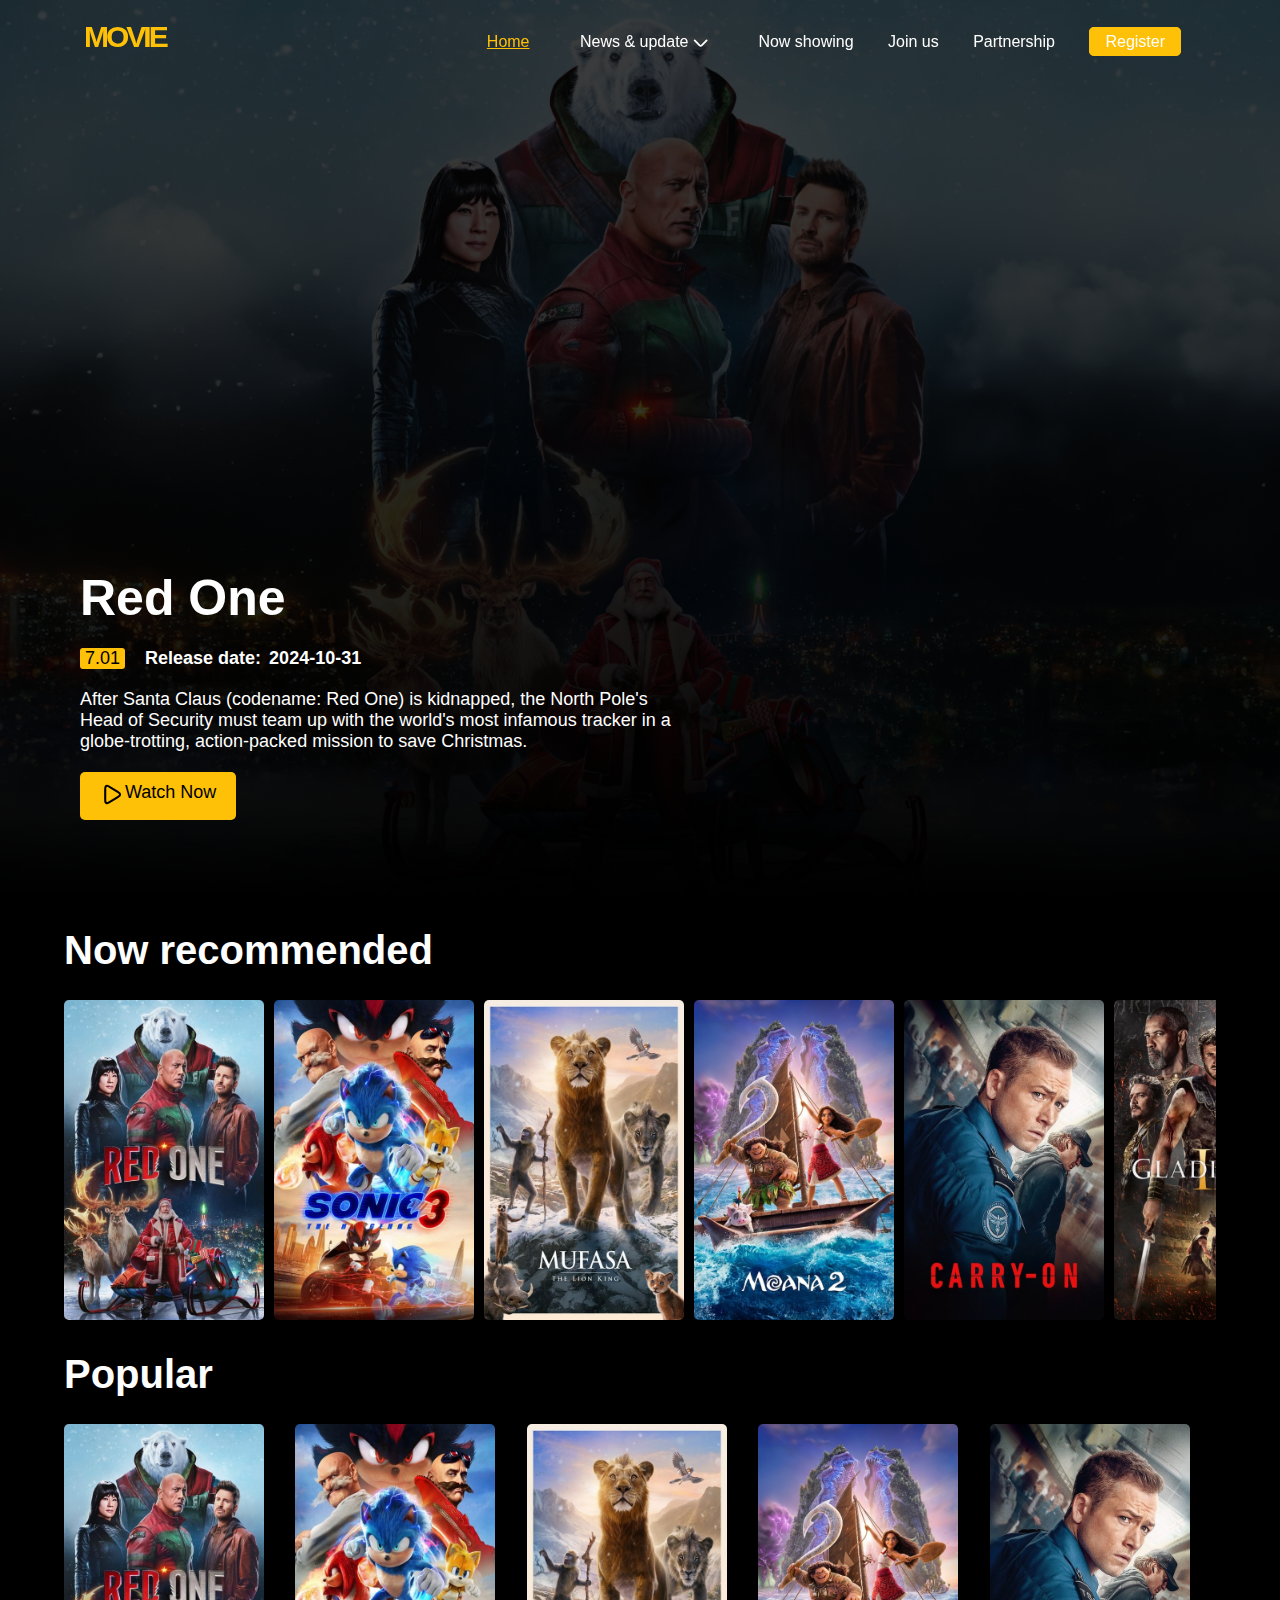
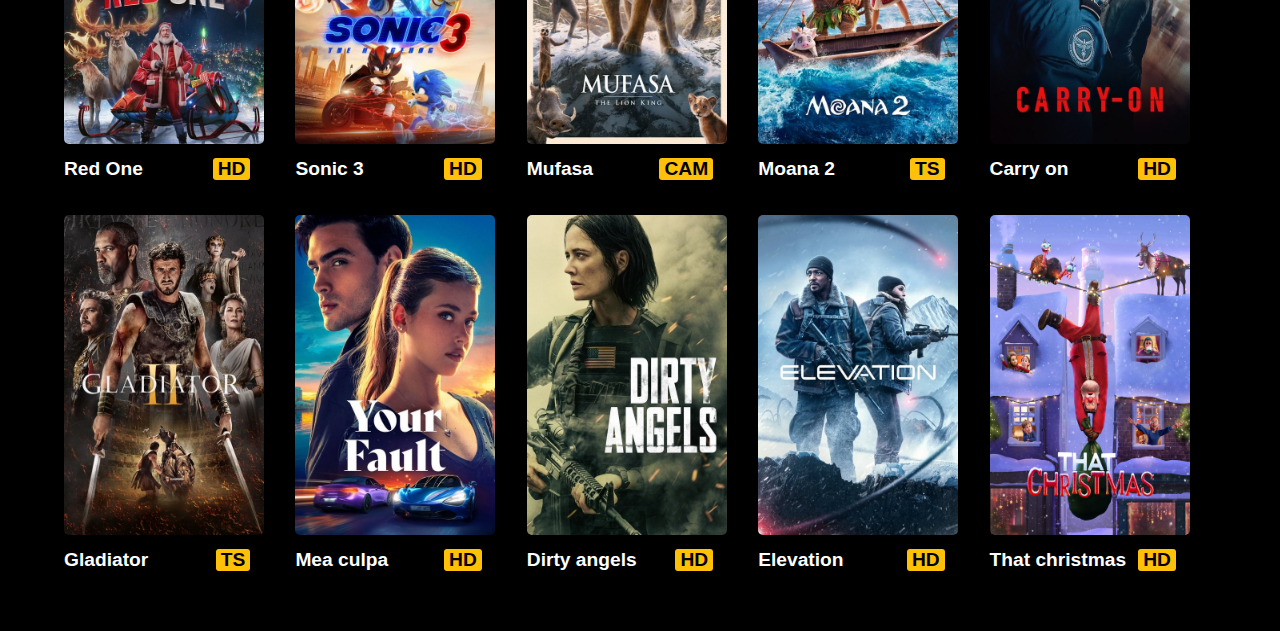
<file: index.html>
<!DOCTYPE html>
<html lang="en">

<head>
  <meta charset="UTF-8">
  <meta name="viewport" content="width=device-width, initial-scale=1.0">
  <title>Home</title>
  <link rel="stylesheet" href="./styles/styles.css">
</head>

<body>
  <div>
    <header id="header">
      <div class="menu">
        <span>MOVIE</span>
        <nav>
          <a href="./index.html" class="chosen">Home</a>
          <div class="dropdown">
            <a href="./new.update.html" class="dropbtn">News & update
              <span style="margin: auto;">
                <svg xmlns="http://www.w3.org/2000/svg" width="15" height="8" viewBox="0 0 15 8" fill="none">
                  <path
                    d="M13.6279 1.44336L8.71303 6.35822C8.1326 6.93866 7.1828 6.93866 6.60236 6.35822L1.6875 1.44336"
                    stroke="white" stroke-width="1.80915" stroke-miterlimit="10" stroke-linecap="round"
                    stroke-linejoin="round" />
                </svg>
              </span>
            </a>
            <div class="dropdown-content">
              <a href="./new.update.html/#cinemanews">Cinema news</a>
              <a href="./new.update.html/#events">Events</a>
              <a href="./new.update.html/#review">Movie reviews</a>

            </div>
          </div>
          <a href="./nowshowing.html?bg:./images/moana.jpg">Now showing</a>
          <a href="./joinUs.html">Join us</a>
          <a href="./partnership.html">Partnership</a>
          <a href="./register.html" class="button1">Register</a>
        </nav>
      </div>
    </header>
    <main class="container ">

      <div class="movie-banner">

        <h1 id="title">Spider Man <br> No Way Home</h1>
        <div class="movie-info">
          <p id="rating" class="rating">8.2</p>
          <p class="b">
            Release date: <span id="release" class="year"> 2021</span>
          </p>



        </div>

        <p id="description">
          Sed tristique suscipit ultrices tristique. Vivamus aliquam varius et felis, id ultricies diam tempus id
          interdum. Ut non sed arcu imperdiet tempor.
        </p>

        <div id="watch" class="actions" data-bg="">
          <button class="btn watch-now">
            <svg width="25px" height="25px" viewBox="0 0 24 24" fill="none" xmlns="http://www.w3.org/2000/svg">
              <g id="SVGRepo_bgCarrier" stroke-width="0"></g>
              <g id="SVGRepo_tracerCarrier" stroke-linecap="round" stroke-linejoin="round"></g>
              <g id="SVGRepo_iconCarrier">
                <path
                  d="M16.6582 9.28638C18.098 10.1862 18.8178 10.6361 19.0647 11.2122C19.2803 11.7152 19.2803 12.2847 19.0647 12.7878C18.8178 13.3638 18.098 13.8137 16.6582 14.7136L9.896 18.94C8.29805 19.9387 7.49907 20.4381 6.83973 20.385C6.26501 20.3388 5.73818 20.0469 5.3944 19.584C5 19.053 5 18.1108 5 16.2264V7.77357C5 5.88919 5 4.94701 5.3944 4.41598C5.73818 3.9531 6.26501 3.66111 6.83973 3.6149C7.49907 3.5619 8.29805 4.06126 9.896 5.05998L16.6582 9.28638Z"
                  stroke="#000000" stroke-width="2" stroke-linejoin="round"></path>
              </g>
            </svg>
            <p>Watch Now</p>
          </button>
        </div>
      </div>

    </main>
    <div class="now-showing">
      <h2>Now recommended</h2>
      <div class="movie-carousel list">
        <div class="carousel-item">
          <img src="./images/santap.jpg" alt="Spider Man" data-bg="./images/santa.jpg">
        </div>
        <div class="carousel-item">
          <img src="./images/sonicp.jpg" alt="Avengers" data-bg="./images/sonic.jpg">
        </div>
        <div class="carousel-item">
          <img src="./images/mufasap.jpg" alt="X-Men" data-bg="./images/mufasa.jpg">
        </div>
        <div class="carousel-item">
          <img src="./images/moanap.jpg" alt="X-Men" data-bg="./images/moana.jpg">
        </div>
        <div class="carousel-item">
          <img src="./images/carryOnp.jpg" alt="X-Men" data-bg="./images/carryOn.jpg">
        </div>
        <div class="carousel-item">
          <img src="./images/gradiatorp.jpg" alt="X-Men" data-bg="./images/gradiator.jpg">
        </div>
        <div class="carousel-item">
          <img src="./images/culpaP.jpg" alt="X-Men" data-bg="./images/culpa.jpg">
        </div>
        <div class="carousel-item">
          <img src="./images/angelP.jpg" alt="X-Men" data-bg="./images/angel.jpg">
        </div>
        <div class="carousel-item">
          <img src="./images/elevationP.jpg" alt="X-Men" data-bg="./images/elevation.jpg">
        </div>
        <div class="carousel-item">
          <img src="./images/xmasP.jpg" alt="X-Men" data-bg="./images/xmas.jpg">
        </div>
      </div>
    </div>
    <div class="now-showing">
      <h2>Popular</h2>
      <div class="movie-carous list">
        <div class="carousel-item" data-bg="./images/santa.jpg">
          <img src="./images/santap.jpg" alt="Spider Man" data-bg="./images/santa.jpg">
          <p class="b2">Red One <span class="rating">HD</span></p>
        </div>
        <div class="carousel-item" data-bg="./images/sonic.jpg">
          <img src="./images/sonicp.jpg" alt="Avengers" data-bg="./images/sonic.jpg">
          <p class="b2">Sonic 3 <span class="rating">HD</span></p>
        </div>
        <div class="carousel-item" data-bg="./images/mufasa.jpg">
          <img src="./images/mufasap.jpg" alt="X-Men" data-bg="./images/mufasa.jpg">
          <p class="b2">Mufasa<span class="rating">CAM</span></p>
        </div>
        <div class="carousel-item" data-bg="./images/moana.jpg">
          <img src="./images/moanap.jpg" alt="X-Men" data-bg="./images/moana.jpg">
          <p class="b2">Moana 2<span class="rating">TS</span></p>
        </div>
        <div class="carousel-item" data-bg="./images/carryOn.jpg">
          <img src="./images/carryOnp.jpg" alt="X-Men" data-bg="./images/carryOn.jpg">
          <p class="b2">Carry on<span class="rating">HD</span></p>
        </div>
        <div class="carousel-item" alt="X-Men" data-bg="./images/gradiator.jpg">
          <img src="./images/gradiatorp.jpg" alt="X-Men" data-bg="./images/gradiator.jpg">
          <p class="b2">Gladiator<span class="rating">TS</span></p>
        </div>
        <div class="carousel-item" data-bg="./images/culpa.jpg">
          <img src="./images/culpaP.jpg" alt="X-Men" data-bg="./images/culpa.jpg">
          <p class="b2">Mea culpa<span class="rating">HD</span></p>
        </div>
        <div class="carousel-item" data-bg="./images/angel.jpg">
          <img src="./images/angelP.jpg" alt="X-Men" data-bg="./images/angel.jpg">
          <p class="b2">Dirty angels<span class="rating">HD</span></p>
        </div>
        <div class="carousel-item" data-bg="./images/elevation.jpg">
          <img src="./images/elevationP.jpg" alt="X-Men" data-bg="./images/elevation.jpg">
          <p class="b2">Elevation<span class="rating">HD</span></p>
        </div>
        <div class="carousel-item" data-bg="./images/xmas.jpg">
          <img src="./images/xmasP.jpg" alt="X-Men" data-bg="./images/xmas.jpg">
          <p class="b2">That christmas<span class="rating">HD</span></p>
        </div>
      </div>

    </div>
    <footer class="footer">
      
    </footer>

  </div>

  <script src="./scripts/script.js"></script>
</body>

</html>
</file>
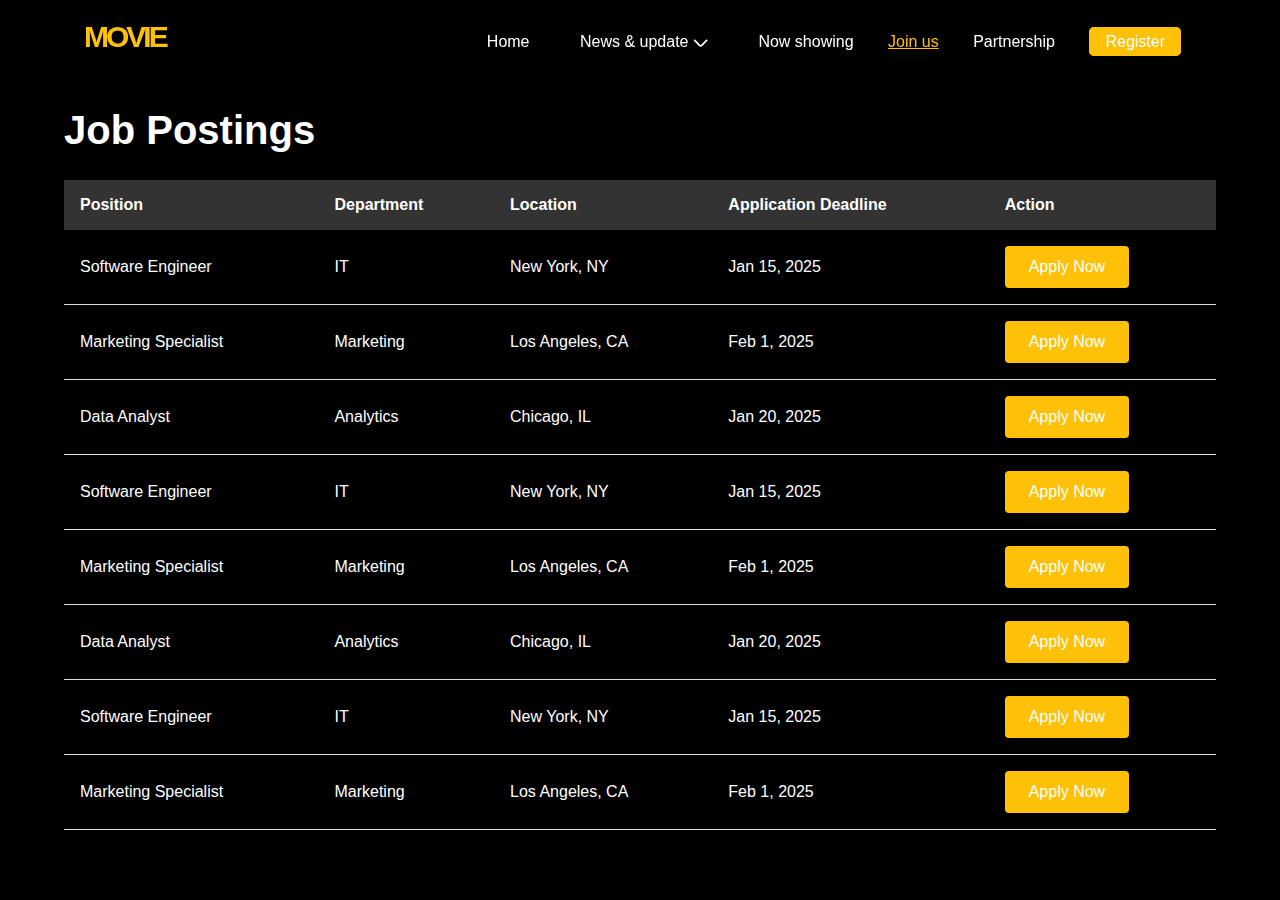
<file: joinUs.html>
<!DOCTYPE html>
<html lang="en">

<head>
    <meta charset="UTF-8">
    <meta name="viewport" content="width=device-width, initial-scale=1.0">
    <link rel="stylesheet" href="./styles/styles.css">
    <link rel="stylesheet" href="./styles/joinUs.css">
    <title>Join us</title>
</head>

<body>
    <header id="header">
        <div class="menu">
            <span>MOVIE</span>
            <nav>
                <a href="./index.html">Home</a>
                <div class="dropdown">
                    <a href="./new.update.html" class="dropbtn">News & update
                        <span style="margin: auto;">
                            <svg xmlns="http://www.w3.org/2000/svg" width="15" height="8" viewBox="0 0 15 8"
                                fill="none">
                                <path
                                    d="M13.6279 1.44336L8.71303 6.35822C8.1326 6.93866 7.1828 6.93866 6.60236 6.35822L1.6875 1.44336"
                                    stroke="white" stroke-width="1.80915" stroke-miterlimit="10" stroke-linecap="round"
                                    stroke-linejoin="round" />
                            </svg>
                        </span>
                    </a>
                    <div class="dropdown-content">
                        <a href="./new.update.html/#cinemanews">Cinema news</a>
                        <a href="./new.update.html/#events">Events</a>
                        <a href="./new.update.html/#review">Movie reviews</a>

                    </div>
                </div>
                <a href="./nowshowing.html?bg:./images/moana.jpg">Now showing</a>
                <a href="./joinUs.html" class="chosen">Join us</a>
                <a href="./partnership.html">Partnership</a>
                <a href="./register.html" class="button1">Register</a>
            </nav>
        </div>
    </header>
    <div class="contain">
        <h2>Job Postings</h1>
            <table class="job-table">
                <thead>
                    <tr>
                        <th>Position</th>
                        <th>Department</th>
                        <th>Location</th>
                        <th>Application Deadline</th>
                        <th>Action</th>
                    </tr>
                </thead>
                <tbody>
                    <tr>
                        <td>Software Engineer</td>
                        <td>IT</td>
                        <td>New York, NY</td>
                        <td>Jan 15, 2025</td>
                        <td><a href="mailto:careers@example.com" class="apply-button">Apply Now</a></td>
                    </tr>
                    <tr>
                        <td>Marketing Specialist</td>
                        <td>Marketing</td>
                        <td>Los Angeles, CA</td>
                        <td>Feb 1, 2025</td>
                        <td><a href="mailto:careers@example.com" class="apply-button">Apply Now</a></td>
                    </tr>
                    <tr>
                        <td>Data Analyst</td>
                        <td>Analytics</td>
                        <td>Chicago, IL</td>
                        <td>Jan 20, 2025</td>
                        <td><a href="mailto:careers@example.com" class="apply-button">Apply Now</a></td>
                    </tr>
                    <tr>
                        <td>Software Engineer</td>
                        <td>IT</td>
                        <td>New York, NY</td>
                        <td>Jan 15, 2025</td>
                        <td><a href="mailto:careers@example.com" class="apply-button">Apply Now</a></td>
                    </tr>
                    <tr>
                        <td>Marketing Specialist</td>
                        <td>Marketing</td>
                        <td>Los Angeles, CA</td>
                        <td>Feb 1, 2025</td>
                        <td><a href="mailto:careers@example.com" class="apply-button">Apply Now</a></td>
                    </tr>
                    <tr>
                        <td>Data Analyst</td>
                        <td>Analytics</td>
                        <td>Chicago, IL</td>
                        <td>Jan 20, 2025</td>
                        <td><a href="mailto:careers@example.com" class="apply-button">Apply Now</a></td>
                    </tr>
                    <tr>
                        <td>Software Engineer</td>
                        <td>IT</td>
                        <td>New York, NY</td>
                        <td>Jan 15, 2025</td>
                        <td><a href="mailto:careers@example.com" class="apply-button">Apply Now</a></td>
                    </tr>
                    <tr>
                        <td>Marketing Specialist</td>
                        <td>Marketing</td>
                        <td>Los Angeles, CA</td>
                        <td>Feb 1, 2025</td>
                        <td><a href="mailto:careers@example.com" class="apply-button">Apply Now</a></td>
                    </tr>
                </tbody>
            </table>

    </div>
    <script>
        window.addEventListener('scroll', () => {

            const scrollHeight = window.scrollY;
            if (scrollHeight < 50) {
                header.style.backgroundColor = '';
                header.style.backdropFilter = ''
            } else {
                header.style.backgroundColor = 'rgba(0, 0, 0, 0.5)';
                header.style.backdropFilter = 'blur(5px)'
            }
        });

    </script>

</body>

</html>
</file>
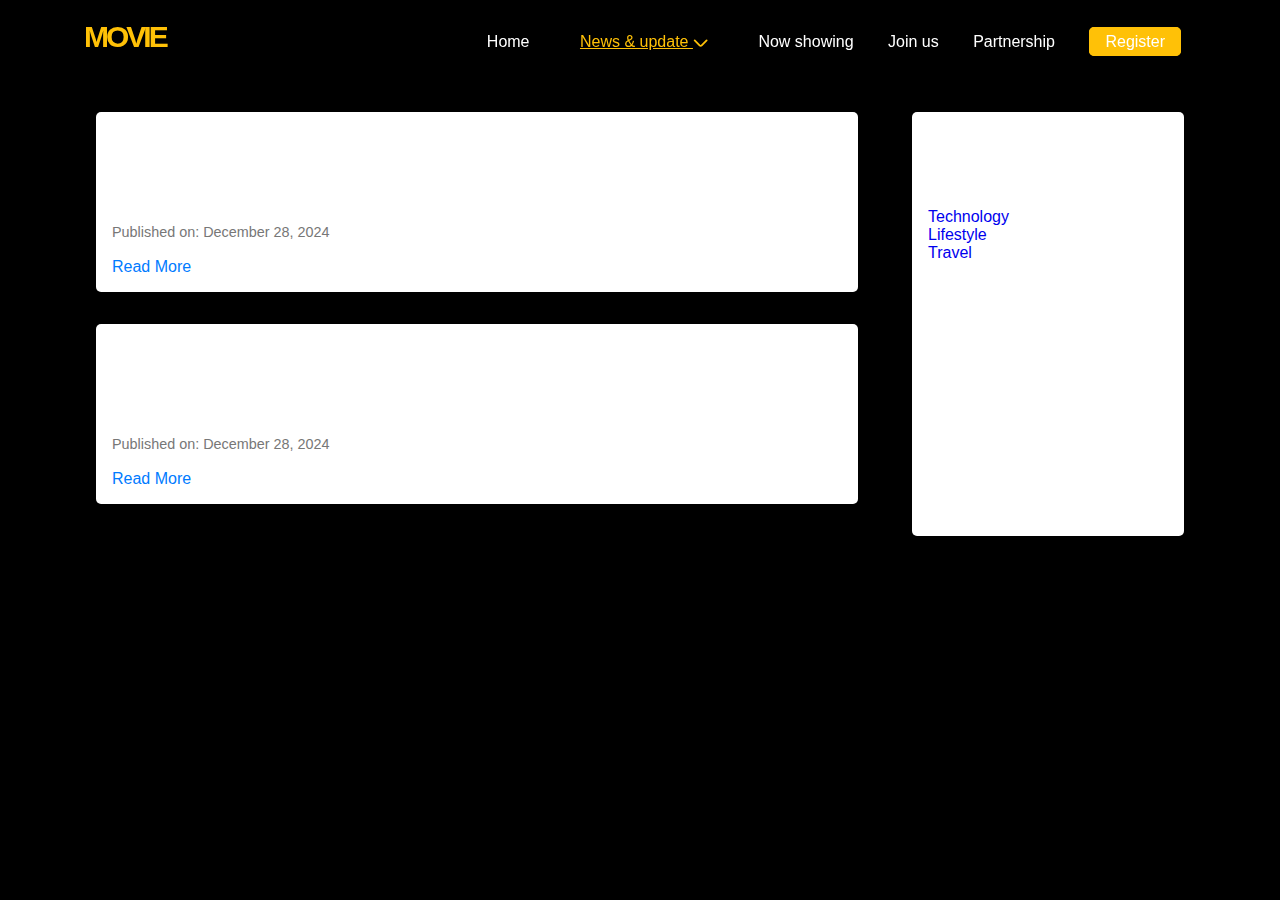
<file: new.update.html>
<!DOCTYPE html>
<html lang="en">

<head>
    <meta charset="UTF-8">
    <link rel="stylesheet" href="./styles/styles.css">
    <meta name="viewport" content="width=device-width, initial-scale=1.0">
    <title>Document</title>
    <style>
        a{
            text-decoration: none;
        }
        ul{
            list-style-type: none;
        }
        .main {
            width: 90%;
            margin: auto;
            display: flex;
            justify-content: space-between;
            padding-inline: 2rem;
            padding-top: 7rem;
        }

        .content {
            width: 70%;
        }

        .content article {
            background-color: white;
            padding: 1rem;
            margin-bottom: 2rem;
            border-radius: 5px;
            box-shadow: 0 0 10px rgba(0, 0, 0, 0.1);
        }

        .content article h2 {
            font-size: 24px;
            margin-bottom: 1rem;
        }

        .content article .date {
            font-size: 0.9rem;
            color: #777;
        }

        .content article a {
            color: #007BFF;
            text-decoration: none;
        }

        aside {
            width: 25%;
            background-color: white;
            padding: 1rem;
            border-radius: 5px;
            box-shadow: 0 0 10px rgba(0, 0, 0, 0.1);
        }

        aside h3 {
            margin-top: 0;
        }

        footer {
            background-color: #333;
            color: white;
            text-align: center;
            padding: 1rem;
            position: fixed;
            bottom: 0;
            width: 100%;
        }
    </style>
</head>

<body>
    <header id="header">
        <div class="menu">
            <span>MOVIE</span>
            <nav>
                <a href="./index.html">Home</a>
                <div class="dropdown">
                    <a href="./new.update.html" class="dropbtn chosen">News & update
                        <span style="margin: auto;">
                            <svg xmlns="http://www.w3.org/2000/svg" width="15" height="8" viewBox="0 0 15 8"
                                fill="none">
                                <path
                                    d="M13.6279 1.44336L8.71303 6.35822C8.1326 6.93866 7.1828 6.93866 6.60236 6.35822L1.6875 1.44336"
                                    stroke="white" stroke-width="1.80915" stroke-miterlimit="10" stroke-linecap="round"
                                    stroke-linejoin="round" />
                            </svg>
                        </span>
                    </a>
                    <div class="dropdown-content">
                        <a href="./new.update.html/#cinemanews">Cinema news</a>
                        <a href="./new.update.html/#events">Events</a>
                        <a href="./new.update.html/#review">Movie reviews</a>

                    </div>
                </div>
                <a href="./nowshowing.html?bg:./images/moana.jpg">Now showing</a>
                <a href="./joinUs.html">Join us</a>
                <a href="./partnership.html">Partnership</a>
                <a href="./register.html" class="button1">Register</a>
            </nav>
        </div>
    </header>
    <div class="main">
        <section class="content">
            <article>
                <h2>Blog Post Title 1</h2>
                <p class="date">Published on: December 28, 2024</p>
                <p>This is the first blog post. Lorem ipsum dolor sit amet, consectetur adipiscing elit...</p>
                <a href="#">Read More</a>
            </article>

            <article>
                <h2>Blog Post Title 2</h2>
                <p class="date">Published on: December 28, 2024</p>
                <p>This is the second blog post. Quisque sit amet risus vitae neque volutpat ultricies...</p>
                <a href="#">Read More</a>
            </article>
        </section>

        <aside>
            <h3>About Me</h3>
            <p>This is a brief introduction about the blog author...</p>

            <h3>Categories</h3>
            <ul>
                <li><a href="#">Technology</a></li>
                <li><a href="#">Lifestyle</a></li>
                <li><a href="#">Travel</a></li>
            </ul>
        </aside>
    </div>



</body>

</html>
</file>
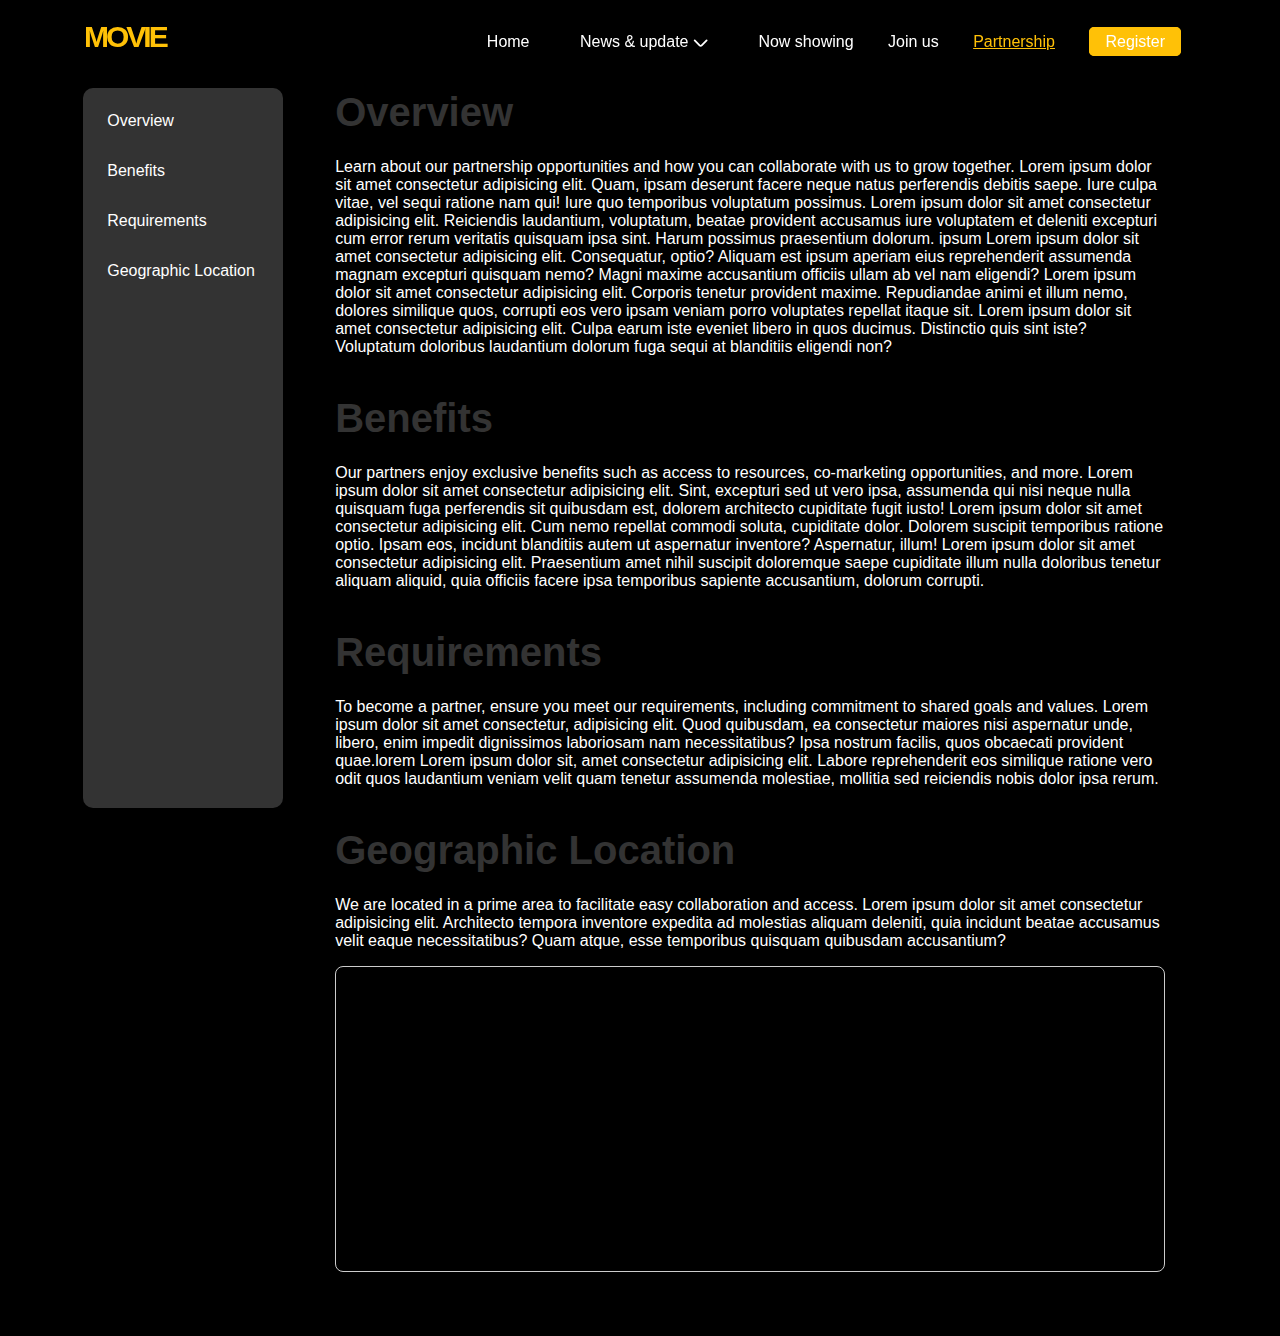
<file: partnership.html>
<!DOCTYPE html>
<html lang="en">
<head>
    <meta charset="UTF-8">
    <meta name="viewport" content="width=device-width, initial-scale=1.0">
    <title>Partnership Opportunities</title>
    <link rel="stylesheet" href="./styles/styles.css">
    <link rel="stylesheet" href="./styles/partner.css">
</head>
<body>
    <header id="header">
        <div class="menu">
            <span>MOVIE</span>
            <nav>
                <a href="./index.html">Home</a>
                <div class="dropdown">
                    <a href="./new.update.html" class="dropbtn">News & update
                        <span style="margin: auto;">
                            <svg xmlns="http://www.w3.org/2000/svg" width="15" height="8" viewBox="0 0 15 8"
                                fill="none">
                                <path
                                    d="M13.6279 1.44336L8.71303 6.35822C8.1326 6.93866 7.1828 6.93866 6.60236 6.35822L1.6875 1.44336"
                                    stroke="white" stroke-width="1.80915" stroke-miterlimit="10" stroke-linecap="round"
                                    stroke-linejoin="round" />
                            </svg>
                        </span>
                    </a>
                    <div class="dropdown-content">
                        <a href="./new.update.html/#cinemanews">Cinema news</a>
                        <a href="./new.update.html/#events">Events</a>
                        <a href="./new.update.html/#review">Movie reviews</a>

                    </div>
                </div>
                <a href="./nowshowing.html?bg:./images/moana.jpg" >Now showing</a>
                <a href="./joinUs.html" >Join us</a>
                <a href="./partnership.html" class="chosen">Partnership</a>
                <a href="./register.html" class="button1">Register</a>
            </nav>
        </div>
    </header>
    <div class="container5">
        <div class="navbar">
            <a href="#overview">Overview</a>
            <a href="#benefits">Benefits</a>
            <a href="#requirements">Requirements</a>
            <a href="#geographic-location">Geographic Location</a>
           
        </div>

        <div class="content">
            <section id="overview">
                <h2>Overview</h2>
                <p>Learn about our partnership opportunities and how you can collaborate with us to grow together. Lorem ipsum dolor sit amet consectetur adipisicing elit. Quam, ipsam deserunt facere neque natus perferendis debitis saepe. Iure culpa vitae, vel sequi ratione nam qui! Iure quo temporibus voluptatum possimus. Lorem ipsum dolor sit amet consectetur adipisicing elit. Reiciendis laudantium, voluptatum, beatae provident accusamus iure voluptatem et deleniti excepturi cum error rerum veritatis quisquam ipsa sint. Harum possimus praesentium dolorum. ipsum Lorem ipsum dolor sit amet consectetur adipisicing elit. Consequatur, optio? Aliquam est ipsum aperiam eius reprehenderit assumenda magnam excepturi quisquam nemo? Magni maxime accusantium officiis ullam ab vel nam eligendi? Lorem ipsum dolor sit amet consectetur adipisicing elit. Corporis tenetur provident maxime. Repudiandae animi et illum nemo, dolores similique quos, corrupti eos vero ipsam veniam porro voluptates repellat itaque sit. Lorem ipsum dolor sit amet consectetur adipisicing elit. Culpa earum iste eveniet libero in quos ducimus. Distinctio quis sint iste? Voluptatum doloribus laudantium dolorum fuga sequi at blanditiis eligendi non?</p>
            </section>

            <section id="benefits">
                <h2>Benefits</h2>
                <p>Our partners enjoy exclusive benefits such as access to resources, co-marketing opportunities, and more. Lorem ipsum dolor sit amet consectetur adipisicing elit. Sint, excepturi sed ut vero ipsa, assumenda qui nisi neque nulla quisquam fuga perferendis sit quibusdam est, dolorem architecto cupiditate fugit iusto! Lorem ipsum dolor sit amet consectetur adipisicing elit. Cum nemo repellat commodi soluta, cupiditate dolor. Dolorem suscipit temporibus ratione optio. Ipsam eos, incidunt blanditiis autem ut aspernatur inventore? Aspernatur, illum! Lorem ipsum dolor sit amet consectetur adipisicing elit. Praesentium amet nihil suscipit doloremque saepe cupiditate illum nulla doloribus tenetur aliquam aliquid, quia officiis facere ipsa temporibus sapiente accusantium, dolorum corrupti.</p>
            </section>

            <section id="requirements">
                <h2>Requirements</h2>
                <p>To become a partner, ensure you meet our requirements, including commitment to shared goals and values. Lorem ipsum dolor sit amet consectetur, adipisicing elit. Quod quibusdam, ea consectetur maiores nisi aspernatur unde, libero, enim impedit dignissimos laboriosam nam necessitatibus? Ipsa nostrum facilis, quos obcaecati provident quae.lorem Lorem ipsum dolor sit, amet consectetur adipisicing elit. Labore reprehenderit eos similique ratione vero odit quos laudantium veniam velit quam tenetur assumenda molestiae, mollitia sed reiciendis nobis dolor ipsa rerum.</p>
            </section>

            <section id="geographic-location">
                <h2>Geographic Location</h2>
                <p>We are located in a prime area to facilitate easy collaboration and access. Lorem ipsum dolor sit amet consectetur adipisicing elit. Architecto tempora inventore expedita ad molestias aliquam deleniti, quia incidunt beatae accusamus velit eaque necessitatibus? Quam atque, esse temporibus quisquam quibusdam accusantium?</p>
                <div class="map-container">
                    <iframe 
                        title="map"
                        src="https://www.google.com/maps/embed?pb=!1m18!1m12!1m3!1d3151.835434509317!2d144.95373531550463!3d-37.81627974202195!2m3!1f0!2f0!3f0!3m2!1i1024!2i768!4f13.1!3m3!1m2!1s0x6ad642af0f11fd81%3A0xf57727dc04b8b5c6!2sEnvato!5e0!3m2!1sen!2sus!4v1617933012386!5m2!1sen!2sus"
                        allowfullscreen="true"
                        loading="lazy">
                        
                    </iframe>
                </div>
            </section>


        </div>
    </div>
    <script>
        window.addEventListener('scroll', () => {

            const scrollHeight = window.scrollY;
            if (scrollHeight < 50) {
                header.style.backgroundColor = '';
                header.style.backdropFilter = ''
            } else {
                header.style.backgroundColor = 'rgba(0, 0, 0, 0.5)';
                header.style.backdropFilter = 'blur(5px)'
            }
        });

    </script>
</body>
</html>
</file>
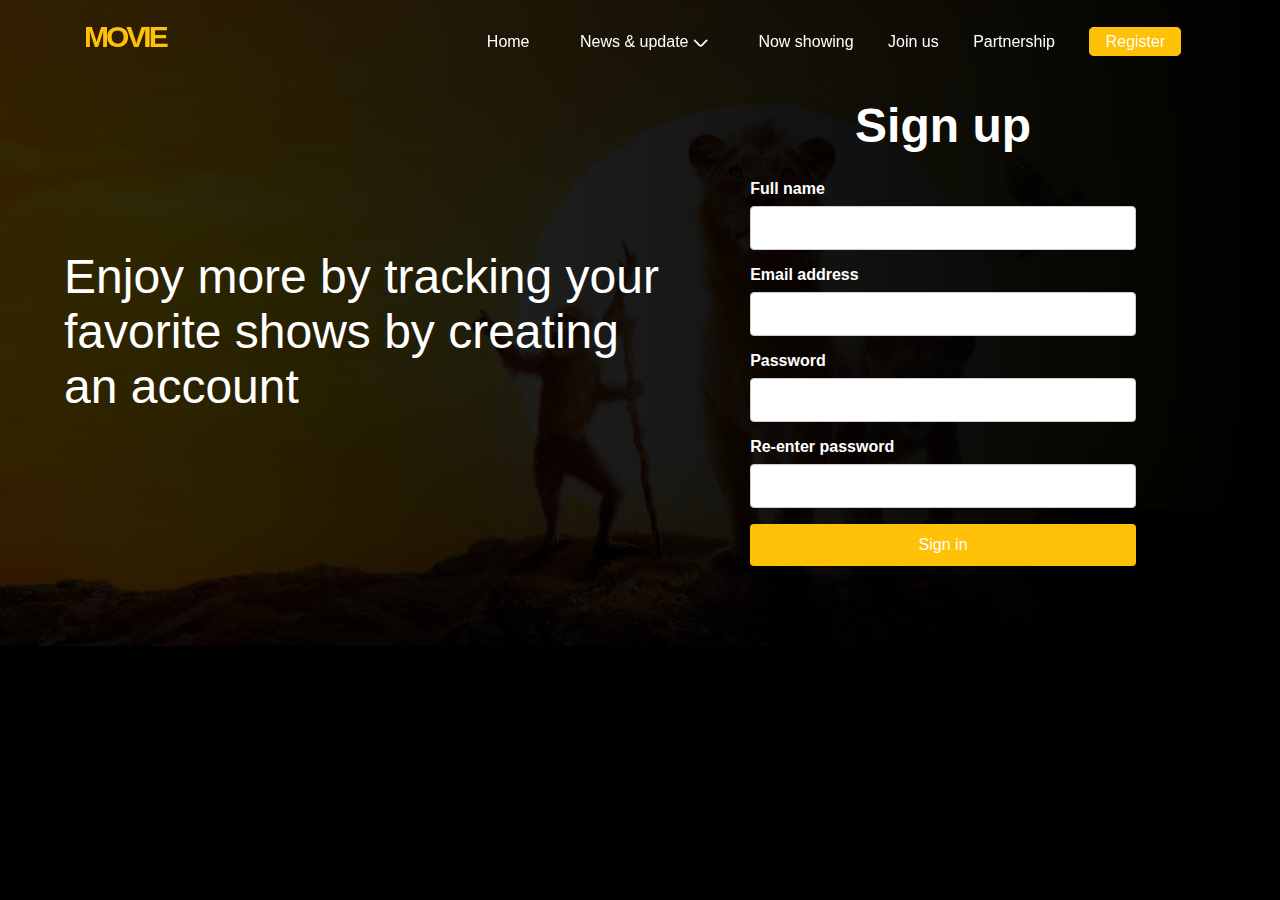
<file: register.html>
<!DOCTYPE html>
<html lang="en">

<head>
    <meta charset="UTF-8">
    <meta name="viewport" content="width=device-width, initial-scale=1.0">
    <link rel="stylesheet" href="./styles/styles.css">
    <link rel="stylesheet" href="./styles/register.css">
    <title>Register</title>
</head>

<body>
    <div class="parent">
        <header id="header">
            <div class="menu">
                <span>MOVIE</span>
                <nav>
                    <a href="./index.html">Home</a>
                    <div class="dropdown">
                        <a href="./new.update.html" class="dropbtn">News & update
                            <span style="margin: auto;">
                                <svg xmlns="http://www.w3.org/2000/svg" width="15" height="8" viewBox="0 0 15 8"
                                    fill="none">
                                    <path
                                        d="M13.6279 1.44336L8.71303 6.35822C8.1326 6.93866 7.1828 6.93866 6.60236 6.35822L1.6875 1.44336"
                                        stroke="white" stroke-width="1.80915" stroke-miterlimit="10"
                                        stroke-linecap="round" stroke-linejoin="round" />
                                </svg>
                            </span>
                        </a>
                        <div class="dropdown-content">
                            <a href="./new.update.html/#cinemanews">Cinema news</a>
                            <a href="./new.update.html/#events">Events</a>
                            <a href="./new.update.html/#review">Movie reviews</a>

                        </div>
                    </div>
                    <a href="./nowshowing.html?bg:./images/moana.jpg">Now showing</a>
                    <a href="./joinUs.html">Join us</a>
                    <a href="./partnership.html">Partnership</a>
                    <a href="./register.html" class="button1" class="chosen">Register</a>
                </nav>

        </header>
        <div style="display: flex;width: 90%; margin: auto;">
            <p class="heading touch">Enjoy more by tracking your favorite shows by creating an account</p>
            <div class="contain1">
                <div class="logo-container">
                    <h2 class="heading">Sign up </h2>
                </div>

                <div class="form-wrapper">
                    <form class="form" action="#" method="POST">
                        <div class="form-group">
                            <p for="name" class="label">Full name</label>
                            <div class="input-wrapper">
                                <input type="text" name="name" id="name" autocomplete="name" required class="input">
                            </div>
                        </div>
                        <div class="form-group">
                            <p for="email" class="label">Email address</label>
                            <div class="input-wrapper">
                                <input type="email" name="email" id="email" autocomplete="email" required class="input">
                            </div>
                        </div>

                        <div class="form-group">

                            <p for="password" class="label">Password</p>
                            <div class="input-wrapper">
                                <input type="password" name="password" id="password" autocomplete="new-password"
                                    required class="input">
                            </div>
                        </div>
                        <div class="form-group">
                            <p for="password" class="label">Re-enter password</label>
                            <div class="input-wrapper">
                                <input type="password" name="password" id="password" required class="input">
                            </div>
                        </div>

                        <div class="button-container">
                            <button type="submit" class="submit-button">Sign in</button>
                        </div>
                    </form>


                </div>
            </div>
        </div>
        <script>
            window.addEventListener('scroll', () => {
    
                const scrollHeight = window.scrollY;
                if (scrollHeight ==0) {
                    header.style.backgroundColor = '';
                    header.style.backdropFilter = ''
                } else {
                    header.style.backgroundColor = 'rgba(0, 0, 0, 0.5)';
                    header.style.backdropFilter = 'blur(5px)'
                }
            });
    
        </script>

    </div>

</body>

</html>
</file>
<file: styles/styles.css>
*{
    padding: 0;
    margin: 0;
    box-sizing: border-box;
    font-family: 'Segoe UI', Tahoma, Geneva, Verdana, sans-serif;
}

body {
    margin: 0;
    background-color: #000;
    font-family: Arial, sans-serif;
    color: #fff;
    
}
main {
    height: 100vh;
    display: flex;
    align-items: end;
}
.button1{
    border-style: solid;
    border-width: 1px;
    border-radius: 5px;
    padding-inline: 15px;
    padding-block: 5px;
    border-color: #ffc107 ;
    background-color: #ffc107;

}

.button1:hover{
    background-color: transparent;
}

img{
    width: 100%;
    height: 100%;
}
.container {
    width: 100%;
    height: 100vh;
    
    
} 

.container2 {
    width: 100%;
    height: 130vh;
    display: block;
    margin-bottom: 100px;
    background: linear-gradient(rgba(0, 0, 0, 0.8), rgba(0, 0, 0, 0.9), rgba(0, 0, 0, 1)), url(./images/moana.jpg) center/cover no-repeat;
    
    
}
header{
    width: 100%;
    position: fixed;
    padding-top: 10px;
    z-index: 200;
}
header .menu {
    width: 90%;
    margin: auto;
    display: flex;
    justify-content: space-between;
    align-items: center;
    padding: 10px 20px;
    font-size: 16px;
}

header .menu span {
    color: #ffc107;
    font-weight: bolder;
    letter-spacing: -3px;
    font-size: 30px;
    margin-right: 5px;
}

h2{ 
    margin-block:20px ;
    line-height: 60px;
    font-size: 40px;
    font-weight: 600;
}

.now-showing{
    display: block;
    width: 90%;
    margin: auto;
}

header nav a {
    color: #fff;
    text-decoration: none;
    margin: 0 15px;
    transition: color 0.3s;
}

header nav a:hover {
    color: #ffc107;
}
.chosen{
    color: #ffc107;
    text-decoration: underline;
}

.chosen path{
    stroke: #ffc107;
}

.movie-banner {
    margin: 80px 80px;
    max-width: 600px;
}


.movie-banner2 {
    margin:30px;
    max-width: 600px;
}

.movie-info{
    display: flex;
    gap:20px
}
.movie-banner2 h1 {
    font-size: 50px;
    line-height: 1.2;
    margin-bottom: 20px;
}

.movie-banner h1 {
    font-size: 50px;
    line-height: 1.2;
    margin-bottom: 20px;
}
.movie-banner2 p {
    font-size: 18px;
    margin-bottom: 20px;
}

.movie-banner p {
    font-size: 18px;
    margin-bottom: 20px;
}

.actions .btn {
    padding: 10px 20px;
    border: none;
    font-size: 16px;
    cursor: pointer;
    border-radius: 5px;
  
}

.watch-now {
    background: #ffc107;
    height: 48px;
    color: #000;
    display: flex;
    gap: 2;
    text-align: center;
}

.rating{
    background: #ffc107;
    padding-inline: 5px;
    border-radius: 3px;
    color: #000;

}

.movie-carousel {
    display: flex;
    align-items: center;
    gap: 10px;
    overflow-x: scroll;
    scrollbar-width: none;
     
}
.movie-carous {
    width: 100%;
    display: grid;
    grid-template-columns: repeat(3,4fr);
    gap: 5px;
    
     
}

.movie-carous .carousel-item{
    margin-bottom: 20px;
}
.movie-carous .carousel-item:hover{
    transform: scale(1.10);
    transition: 0.5s ease-in-out;
    cursor: pointer;
}





.carousel-item img {
    width: 200px;
    height: 320px;
    border-radius: 5px;
    cursor: pointer;
}

.movie-carousel .carousel-item img:hover{
    width: 250px;
    height: 400px ;
    transition: 1s ease-in-out;
}


.movie-details {
    text-align: center;
    padding: 1rem 0;
}

.movie-details h1 {
    font-size: 2.5rem;
    font-weight: 900;
    margin-bottom: 1.5rem;
}

.genres-vote {
    display: flex;
    flex-direction: column;
    gap: 1rem;
    margin-bottom: 1.5rem;
}

.genres {
    display: flex;
    justify-content: center;
    flex-wrap: wrap;
    gap: 8px;
}

.genres span {
    background: white;
    color: black;
    padding: 10px;
    border-radius: 20px;
    font-weight: bold;
    font-size: 0.875rem;
}


.duration{
    size: 10px;
}
.b {
    display: flex;
    align-items: center;
    gap: 8px;
    font-size: 0.875rem;
    font-weight: bold;
}

.b2{
    display: flex;
    align-items: center;
    margin-right: 40px;
    justify-content: space-between;
    font-size: 1.2rem;
    margin-block: 10px;
    font-weight: bold;

}

.right .b span {
    font-size: 0.875rem;
}



.movie-details p {
    max-width: 800px;
    margin: 0 auto;
    font-size: 1rem;
    line-height: 1.6;
    color: white;
}

footer{
    width: 100%;
    padding-top: 20px;
    padding-bottom: 10px;
    display: flex;
    align-items: center;
    justify-content: center;
}

@media (min-width: 768px) {
    .movie-details {
        text-align: left;
        padding: 0;
    }
    .movie-carous {
        width: 100%;
        display: grid;
        grid-template-columns: repeat(5,1fr);
        gap: 5px;
        
         
    }

    .genres-vote {
        flex-direction: row;
        justify-content: flex-start;
        align-items: center;
        gap: 1.5rem;
    }
}



.dropbtn {
    width: 100%;
    padding: 16px;
    font-size: 16px;
    border: none;
}
  
  .dropbtn:hover path{   
    stroke: #ffc107;
  }
  .dropdown {
    position: relative;
    display: inline-block;
    
  }
  
  .dropdown-content {
    margin-top: 12px;
    display: none;
    position: absolute;
    background-color: rgba(0,0,0,0.5);
    backdrop-filter:blur(5px);
    z-index: 1;
  }
  
  .dropdown-content a {   
    padding: 12px 16px;
    display: block;
  }
  
  .dropdown-content a:hover {
    color: #ffc107;
}
  
  .dropdown:hover .dropdown-content {
    display: block;
    
}
  
  .dropdown:hover .dropbtn {
    color: #ffc107;
}
</file>
<file: styles/joinUs.css>
body {
    margin: 0;
    padding: 0;
    font-family: Arial, sans-serif;
    background-color: black;
    color: white;
}

.contain {

    max-width: 90%;
    padding-top: 80px;
    margin: auto;
    background-color: black;
    border-radius: 8px;
    box-shadow: 0 2px 4px rgba(0, 0, 0, 0.1);
}


/* Table Styles */
.job-table {
    width: 100%;
    border-collapse: collapse;
    margin-bottom: 1.5rem;
}

.job-table thead {
    background-color: #333;
    color: #fff;
}

.job-table th,
.job-table td {
    padding: 1rem;
    text-align: left;
}

.job-table tbody tr {
    border-bottom: 1px solid #ddd;
    transition: background-color 0.3s;
}

.job-table tbody tr:hover {
    background-color: #524b4b;
}

/* Button Styles */
.apply-button {
    display: block;
    width: fit-content;
    padding: 0.75rem 1.5rem;
    color: #fff;
    background-color: #ffc107;
    text-decoration: none;
    border-radius: 4px;
    text-align: center;
    font-size: 1rem;
    transition: background-color 0.3s, transform 0.2s;
}

.apply-button:hover {
    background-color: #ffc107;
    transform: scale(1.10);
}

.apply-button:active {
    background-color: #8f6d09;
    transform: scale(1);
}
</file>
<file: styles/partner.css>
.container5 {
    width: 87%;
    margin: auto;
    display: flex;
    flex-direction: column;
}

.navbar {
    position: fixed;
    width: 200px;
    height: 80vh;
    margin: auto;
    background-color: #333;
    color: #fff;
    margin-top: 5.5rem;
    border-radius: 10px;
    padding: 1rem;

}

.navbar a {
    display: block;
    color: #fff;
    text-decoration: none;
    margin-bottom: 1rem;
    padding: 0.5rem;
    border-radius: 4px;
    transition: background-color 0.3s;
}

.navbar a:hover {
    color: #ffc107;
}

.content {
    margin-top: 30px;
    margin-left: 220px;
    padding: 2rem;
}

section {
    margin-bottom: 2rem;
}

h2 {
    color: #333;
    margin-bottom: 1rem;
}

.map-container {
    margin-top: 1rem;
    border: 1px solid #ccc;
    border-radius: 8px;
    overflow: hidden;
}

iframe {
    width: 100%;
    height: 300px;
    border: 0;
}
</file>
<file: styles/register.css>
.contain1 {
    
    
    width: 600px;
    justify-self: end;
    max-width: 600px;
    padding: 5rem;
    
}

.logo {
    display: block;
    margin: 0 auto;
    height: 40px;
}

.heading {
    text-align: center;
    margin-top: 1rem;
    font-size: 3rem;
    color: white
}

.form-wrapper {
    margin-top: 1.5rem;
}

.form {
    display: flex;
    flex-direction: column;
    gap: 1rem;
}

.label {
    font-weight: bold;
    margin-bottom: 0.5rem;
}

.input-wrapper {
    position: relative;
}

.input {
    width: 100%;
    padding: 0.75rem;
    border: 1px solid #ccc;
    border-radius: 4px;
    font-size: 1rem;
    outline: none;
    transition: border-color 0.3s, box-shadow 0.3s;
}

.input:focus {
    border-color:  #ffc107;
    box-shadow: 0 0 4px rgba(212, 176, 13, 0.5);
}

.link-container {
    text-align: right;
}

.link {
    font-size: 0.875rem;
    color:  #ffc107;
    text-decoration: none;
    transition: color 0.3s;
}

.link:hover {
    color:  #ffc107;
}

.button-container {
    display: flex;
    justify-content: center;
}

.submit-button {
    width: 100%;
    padding: 0.75rem;
    font-size: 1rem;
    color: #fff;
    background-color: #ffc107;
    border: none;
    border-radius: 4px;
    cursor: pointer;
    transition: background-color 0.3s, transform 0.2s;
}

.submit-button:hover {
    background-color:  #e0ad11;
    transform: scale(1.05);
}

.submit-button:active {
    background-color: #e0ad11;
    transform: scale(1);
}



.footer-link {
    color: #ffc107;
    font-weight: bold;
    text-decoration: none;
    transition: color 0.3s;
}

.footer-link:hover {
    color: #daa813;
}

.parent{
    width: 100%;
    height: 100%;
    background: linear-gradient(90deg,rgba(0,0,0,0.8),rgba(0,0,0,0.9),rgba(0,0,0,1)), url('../images/mufasa.jpg') center/cover;
}

.touch{
    width: 60%;
    text-align: left;  
    align-self: center;
}
</file>
